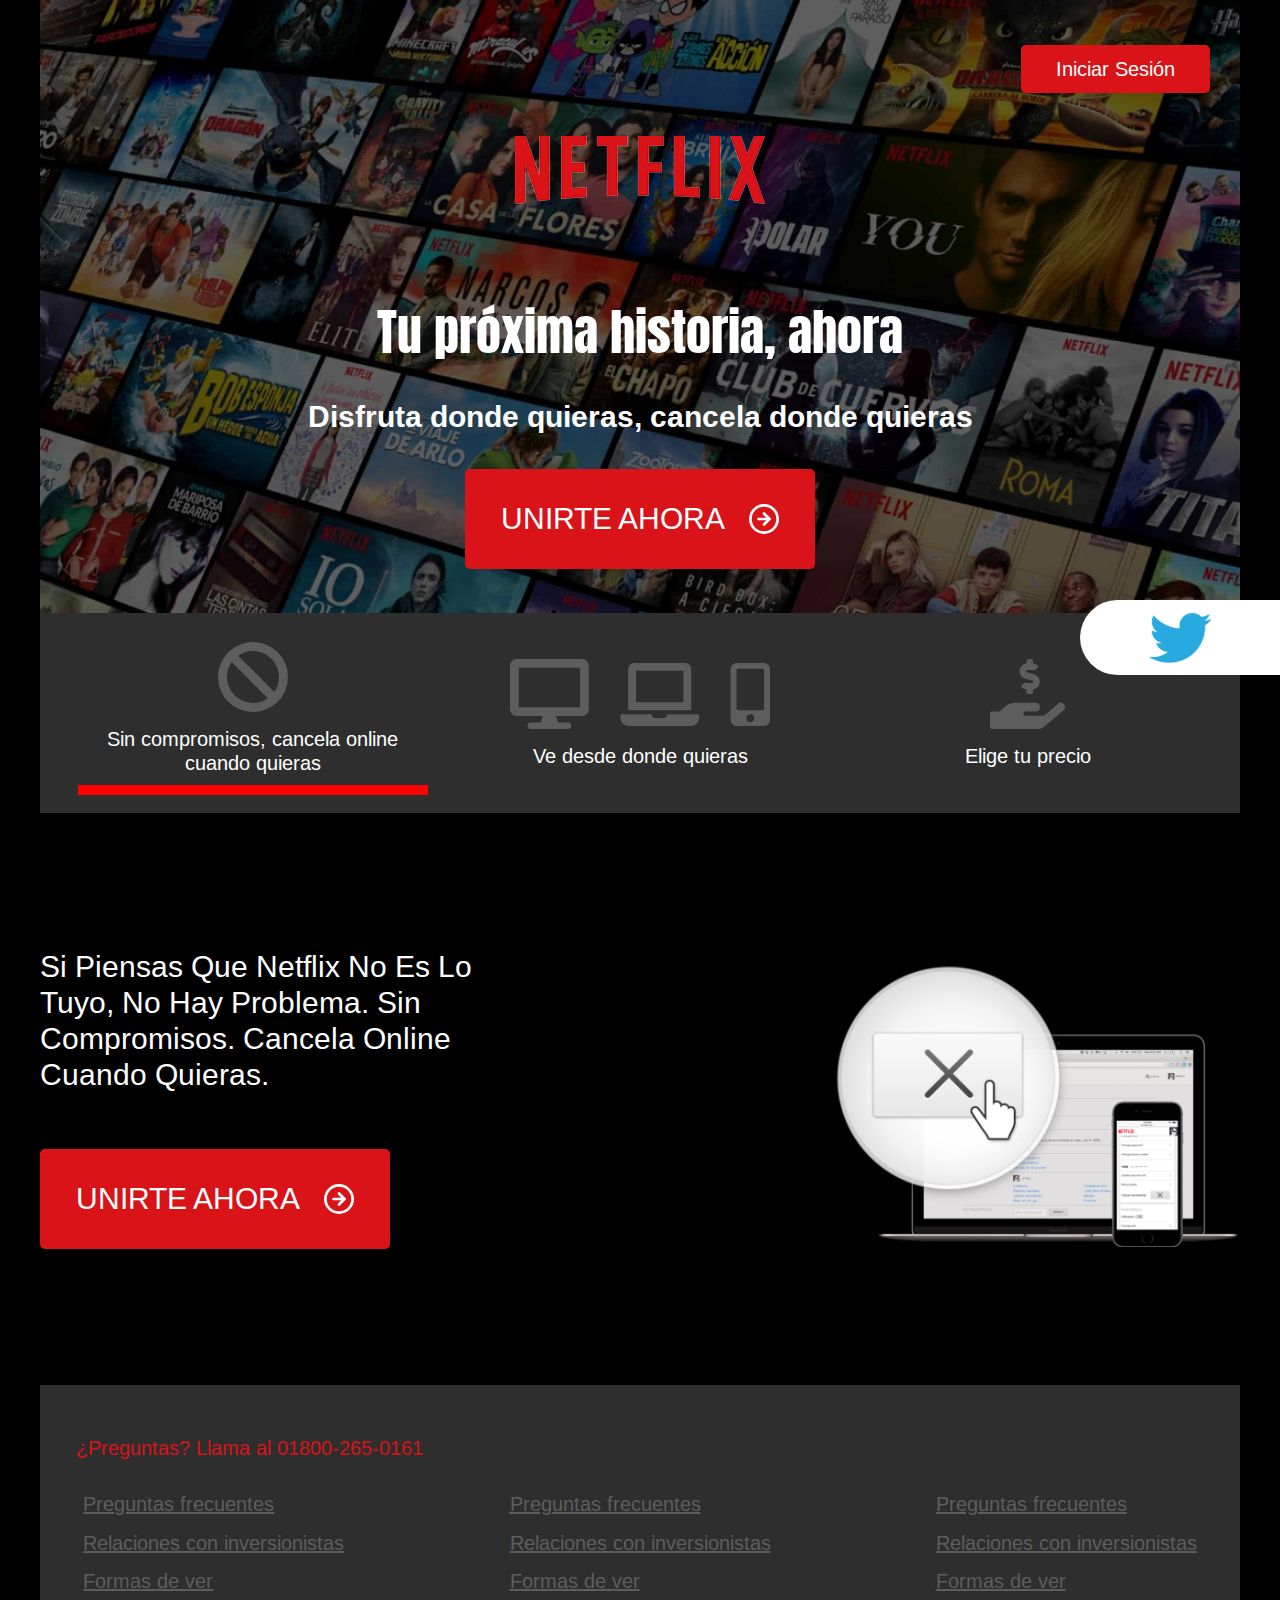
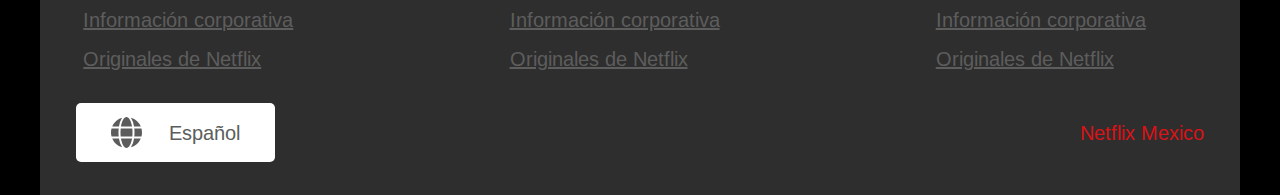
<file: index.html>
<!DOCTYPE html>
<html lang="es">
<head>
    <meta charset="UTF-8">
    <meta http-equiv="X-UA-Compatible" content="IE=edge">
    <meta name="viewport" content="width=device-width, initial-scale=1.0">
    <title>Netflix</title>
    <link rel="stylesheet" href="css/style.css">
    <link rel="shortcut icon" href="https://assets.nflxext.com/us/ffe/siteui/common/icons/nficon2016.ico">
    <link rel="preconnect" href="https://fonts.googleapis.com">
    <link rel="preconnect" href="https://fonts.gstatic.com" crossorigin>
    <link href="https://fonts.googleapis.com/css2?family=Anton&family=Arimo:wght@400;700&display=swap" rel="stylesheet">
    <meta name="description" content="Página de Inicio de Netflix">
</head>
<body>
    <header>
        <div class="contenedor_btn_login">
            <a href="#" class="login">Iniciar Sesión</a>
        </div>
        <figure>
            <img src="/images/logo_netflix.svg" alt="Logo de Netflix">
        </figure>
        <div class="contenedor_info_cab">
            <h2>Tu próxima historia, ahora</h2>
            <h3>Disfruta donde quieras, cancela donde quieras</h3>
        </div>
        <br>
        <a href="#" class="unirte">
            <span>UNIRTE AHORA</span>
            <img class="flecha" src="/images/icon-arrow.svg" alt="Icono de la Flecha">
        </a>
    </header>

    <a href="https://twitter.com/NetflixLAT" id="twitter" target="_blank">
    <img src="/images/logo_twitter.svg" alt="Logo de twitter">
    </a>

    <nav class="navbar ancho">
        <ul>
            <li>
                <a href="#" id="select">
                     <img src="images/icon-sin-compro.svg" alt="Sin compromiso, cancela cuando quieras">
                     <p>Sin compromisos, cancela online cuando quieras</p>
                </a>
            </li>
            <li>
                <a href="Dispositivos.html">
                     <img src="images/icon-ve-desde.svg" alt="Ve desde donde quieras">
                     <p>Ve desde donde quieras</p>
                </a>
            </li>
            <li>
                <a href="Precios.html">
                     <img src="images/icon-elige-precio.svg" alt="Elige tu precio">
                     <p>Elige tu precio</p>
                </a>
            </li>
         </ul>
    </nav>

    <section class="cancelacion ancho">
        <div class="cancel">
            <p>
                Si Piensas Que Netflix No Es Lo
                Tuyo, No Hay Problema. Sin
                Compromisos. Cancela Online
                Cuando Quieras.
            </p>
            <a href="#" class="unirte-left">
                <span>UNIRTE AHORA</span>
                <img class="flecha" src="images/icon-arrow.svg" alt="Flecha">
            </a>
        </div>
        <div>
            <figure>
                <img src="/images/Inicio/img-inicio.png" alt="Imagen Cancelación">
            </figure>
        </div>
    </section>

    <footer class="ancho">
        <p>
            ¿Preguntas? Llama al 01800-265-0161
        </p>
        <div class="preguntas">
            <div>
                <u>Preguntas frecuentes</u>
                <u>Relaciones con inversionistas</u>
                <u>Formas de ver</u>
                <u>Información corporativa</u>
                <u>Originales de Netflix</u>
            </div>
            <div>
                <u>Preguntas frecuentes</u>
                <u>Relaciones con inversionistas</u>
                <u>Formas de ver</u>
                <u>Información corporativa</u>
                <u>Originales de Netflix</u>
            </div>
            <div>
                <u>Preguntas frecuentes</u>
                <u>Relaciones con inversionistas</u>
                <u>Formas de ver</u>
                <u>Información corporativa</u>
                <u>Originales de Netflix</u>
            </div>
        </div>
        <div class="contenedor_btn_español">
            <a href="#" class="español">
                <img src="images/icon-mundo.svg" alt="icono mundo">
                <span>Español</span>
            </a>
            <span class="Netflix">
                Netflix Mexico
            </span>
        </div>
    </footer>
</body>
</html>
</file>
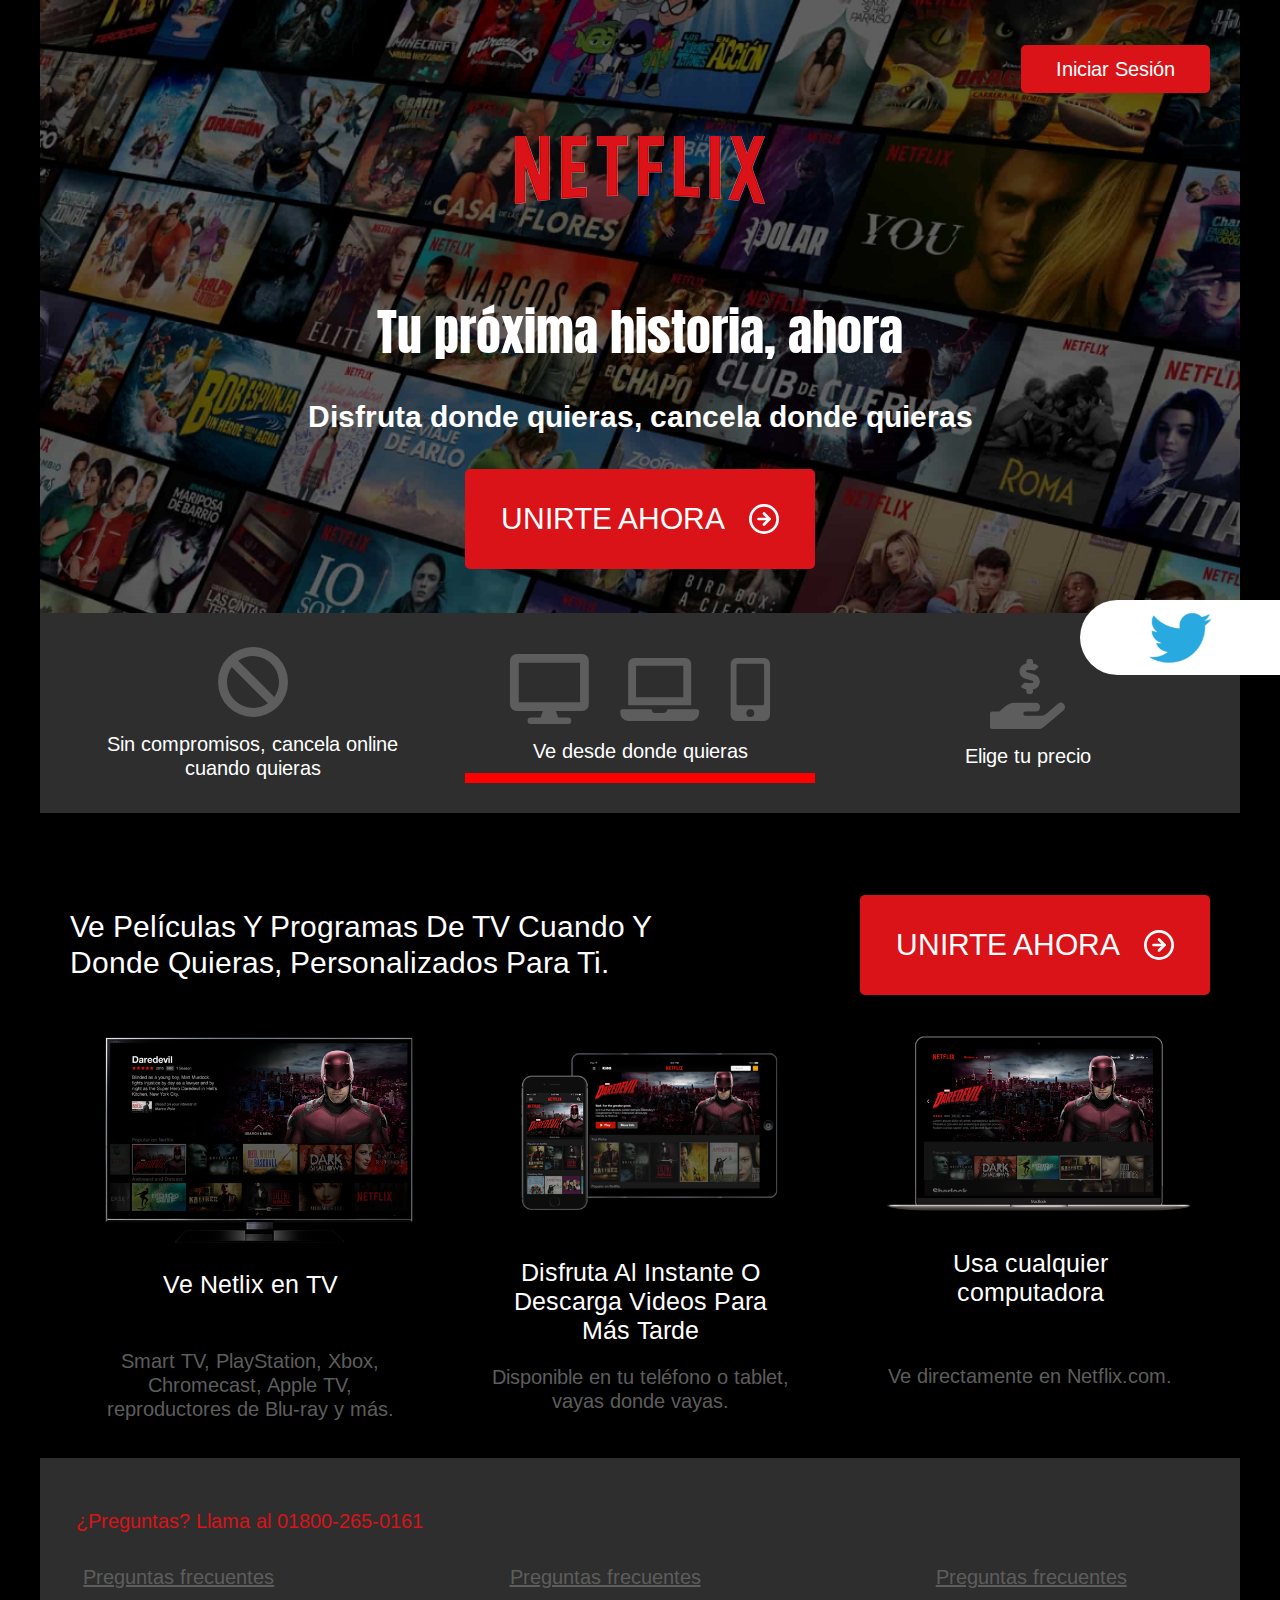
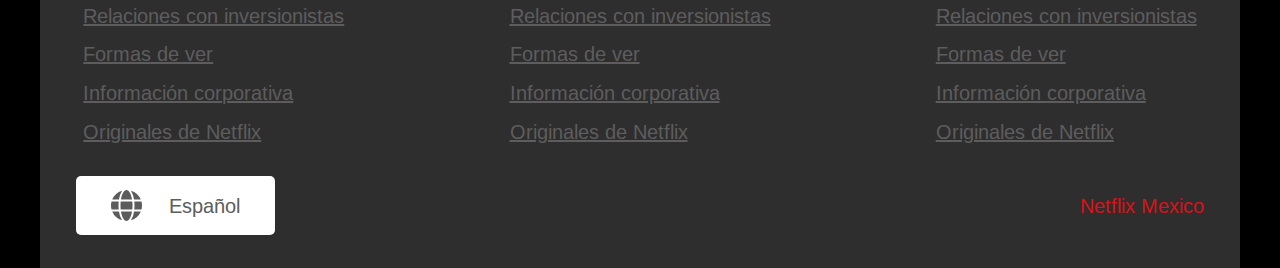
<file: Dispositivos.html>
<!DOCTYPE html>
<html lang="es">
<head>
    <meta charset="UTF-8">
    <meta http-equiv="X-UA-Compatible" content="IE=edge">
    <meta name="viewport" content="width=device-width, initial-scale=1.0">
    <title>Netflix</title>
    <link rel="stylesheet" href="css/style.css">
    <link rel="shortcut icon" href="https://assets.nflxext.com/us/ffe/siteui/common/icons/nficon2016.ico">
    <link rel="preconnect" href="https://fonts.googleapis.com">
    <link rel="preconnect" href="https://fonts.gstatic.com" crossorigin>
    <link href="https://fonts.googleapis.com/css2?family=Anton&family=Arimo:wght@400;700&display=swap" rel="stylesheet">
    <meta name="description" content="Página de Inicio de Netflix">
</head>
<body>
    <header>
        <div class="contenedor_btn_login">
            <a href="#" class="login">Iniciar Sesión</a>
        </div>
        <figure>
            <img src="/images/logo_netflix.svg" alt="Logo de Netflix">
        </figure>
        <div class="contenedor_info_cab">
            <h2>Tu próxima historia, ahora</h2>
            <h3>Disfruta donde quieras, cancela donde quieras</h3>
        </div>
        <br>
        <a href="#" class="unirte">
            <span>UNIRTE AHORA</span>
            <img class="flecha" src="/images/icon-arrow.svg" alt="Icono de la Flecha">
        </a>
    </header>

    <a href="https://twitter.com/NetflixLAT" id="twitter" target="_blank">
    <img src="/images/logo_twitter.svg" alt="Logo de twitter">
    </a>

    <nav class="navbar ancho">
        <ul>
            <li>
                <a href="index.html">
                     <img src="images/icon-sin-compro.svg" alt="Sin compromiso, cancela cuando quieras">
                     <p>Sin compromisos, cancela online cuando quieras</p>
                </a>
            </li>
            <li>
                <a href="#" id="select">
                     <img src="images/icon-ve-desde.svg" alt="Ve desde donde quieras">
                     <p>Ve desde donde quieras</p>
                </a>
            </li>
            <li>
                <a href="Precios.html">
                     <img src="images/icon-elige-precio.svg" alt="Elige tu precio">
                     <p>Elige tu precio</p>
                </a>
            </li>
         </ul>
    </nav>

    <section class="dispositivos ancho">
        <div class="letras-disp">
            <h2>
                Ve Películas Y Programas De TV Cuando Y
                Donde Quieras, Personalizados Para Ti.
            </h2>
            <a href="#" class="unirte-left">
                <span>UNIRTE AHORA</span>
                <img class="flecha" src="images/icon-arrow.svg" alt="">
            </a>
        </div>
        
        <div class="disp">
            <div class="TV">
                <img src="/images/Dispositivos/img-ve-netflix.png" alt="Ve Netflix">
                <h3>Ve Netlix en TV</h2>
                <p>Smart TV, PlayStation, Xbox, Chromecast, Apple TV, reproductores de Blu-ray y más.</p>
            </div>
            <div class="Celular">
                <img src="/images/Dispositivos/img-disfruta.png" alt="Disfruta en tu celular">
                <h3>Disfruta Al Instante O Descarga Videos Para Más Tarde</h3>
                <p>Disponible en tu teléfono o tablet, vayas donde vayas.</p>
            </div>
            <div class="Laptop">
                <img src="/images/Dispositivos/img-usa-cualquier.png" alt="Disfruta en tu lap">
                <h3>Usa cualquier computadora</h3>
                <p>Ve directamente en Netflix.com.</p>
            </div>
        </div>
    </section>

    <footer class="ancho">
        <p>
            ¿Preguntas? Llama al 01800-265-0161
        </p>
        <div class="preguntas">
            <div>
                <u>Preguntas frecuentes</u>
                <u>Relaciones con inversionistas</u>
                <u>Formas de ver</u>
                <u>Información corporativa</u>
                <u>Originales de Netflix</u>
            </div>
            <div>
                <u>Preguntas frecuentes</u>
                <u>Relaciones con inversionistas</u>
                <u>Formas de ver</u>
                <u>Información corporativa</u>
                <u>Originales de Netflix</u>
            </div>
            <div>
                <u>Preguntas frecuentes</u>
                <u>Relaciones con inversionistas</u>
                <u>Formas de ver</u>
                <u>Información corporativa</u>
                <u>Originales de Netflix</u>
            </div>
        </div>
        <div class="contenedor_btn_español">
            <a href="#" class="español">
                <img src="images/icon-mundo.svg" alt="icono mundo">
                <span>Español</span>
            </a>
            <span class="Netflix">
                Netflix Mexico
            </span>
        </div>
    </footer>
</body>
</html>
</file>
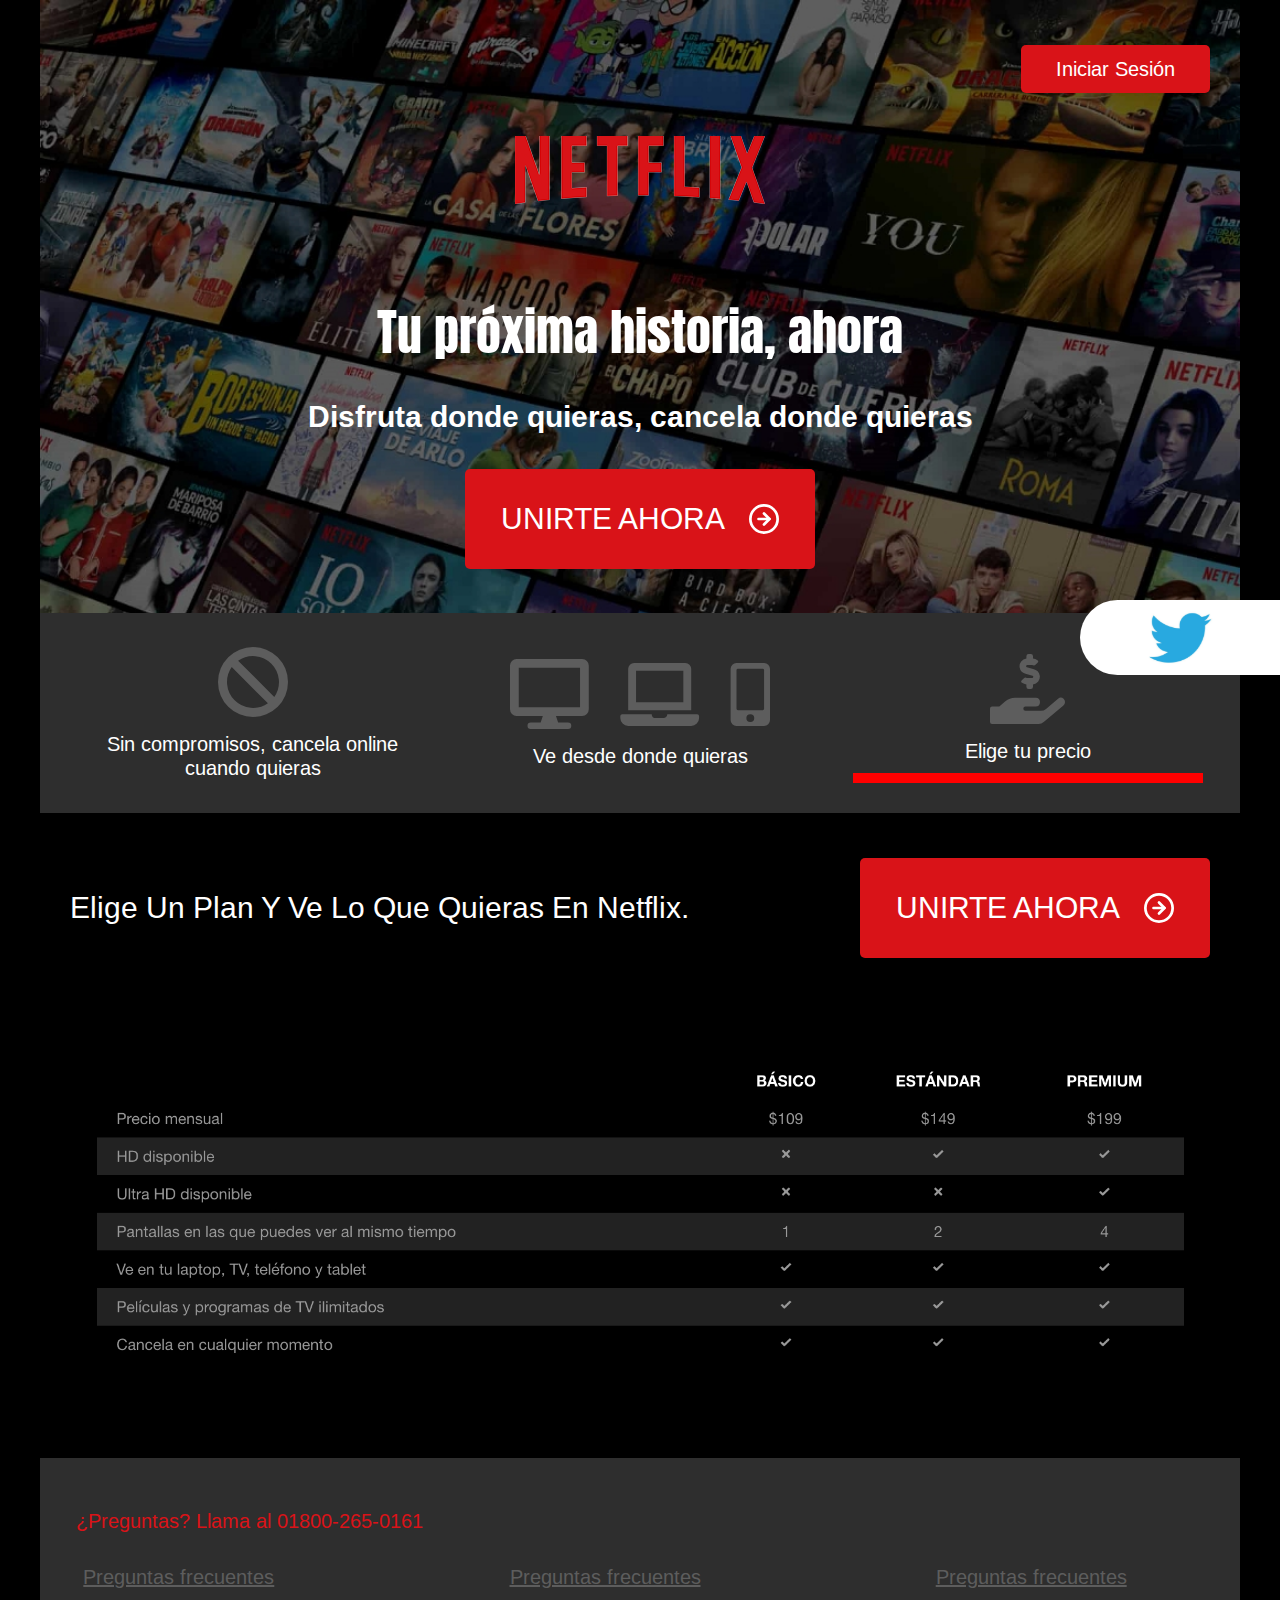
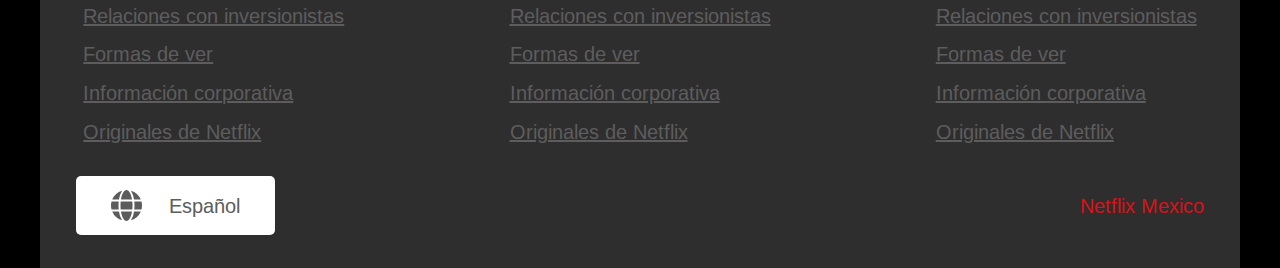
<file: Precios.html>
<!DOCTYPE html>
<html lang="es">
<head>
    <meta charset="UTF-8">
    <meta http-equiv="X-UA-Compatible" content="IE=edge">
    <meta name="viewport" content="width=device-width, initial-scale=1.0">
    <title>Netflix</title>
    <link rel="stylesheet" href="css/style.css">
    <link rel="shortcut icon" href="https://assets.nflxext.com/us/ffe/siteui/common/icons/nficon2016.ico">
    <link rel="preconnect" href="https://fonts.googleapis.com">
    <link rel="preconnect" href="https://fonts.gstatic.com" crossorigin>
    <link href="https://fonts.googleapis.com/css2?family=Anton&family=Arimo:wght@400;700&display=swap" rel="stylesheet">
    <meta name="description" content="Página de Inicio de Netflix">
</head>
<body>
    <header>
        <div class="contenedor_btn_login">
            <a href="#" class="login">Iniciar Sesión</a>
        </div>
        <figure>
            <img src="/images/logo_netflix.svg" alt="Logo de Netflix">
        </figure>
        <div class="contenedor_info_cab">
            <h2>Tu próxima historia, ahora</h2>
            <h3>Disfruta donde quieras, cancela donde quieras</h3>
        </div>
        <br>
        <a href="#" class="unirte">
            <span>UNIRTE AHORA</span>
            <img class="flecha" src="/images/icon-arrow.svg" alt="Icono de la Flecha">
        </a>
    </header>

    <a href="https://twitter.com/NetflixLAT" id="twitter" target="_blank">
    <img src="/images/logo_twitter.svg" alt="Logo de twitter">
    </a>

    <nav class="navbar ancho">
        <ul>
            <li>
                <a href="index.html">
                     <img src="images/icon-sin-compro.svg" alt="Sin compromiso, cancela cuando quieras">
                     <p>Sin compromisos, cancela online cuando quieras</p>
                </a>
            </li>
            <li>
                <a href="Dispositivos.html">
                     <img src="images/icon-ve-desde.svg" alt="Ve desde donde quieras">
                     <p>Ve desde donde quieras</p>
                </a>
            </li>
            <li>
                <a href="#" id="select">
                     <img src="images/icon-elige-precio.svg" alt="Elige tu precio">
                     <p>Elige tu precio</p>
                </a>
            </li>
         </ul>
    </nav>

    <section class="precios ancho">
        <div class="tabla">
            <h2>
                Elige Un Plan Y Ve Lo Que Quieras En Netflix.
            </h2>
            <a href="#" class="unirte-left">
                <span>UNIRTE AHORA</span>
                <img class="flecha" src="images/icon-arrow.svg" alt="">
            </a>
        </div>
        <figure>
            <img src="images/Precios/img-tabla.png" alt="Tabla de precios">
        </figure>
    </section>

    <footer class="ancho">
        <p>
            ¿Preguntas? Llama al 01800-265-0161
        </p>
        <div class="preguntas">
            <div>
                <u>Preguntas frecuentes</u>
                <u>Relaciones con inversionistas</u>
                <u>Formas de ver</u>
                <u>Información corporativa</u>
                <u>Originales de Netflix</u>
            </div>
            <div>
                <u>Preguntas frecuentes</u>
                <u>Relaciones con inversionistas</u>
                <u>Formas de ver</u>
                <u>Información corporativa</u>
                <u>Originales de Netflix</u>
            </div>
            <div>
                <u>Preguntas frecuentes</u>
                <u>Relaciones con inversionistas</u>
                <u>Formas de ver</u>
                <u>Información corporativa</u>
                <u>Originales de Netflix</u>
            </div>
        </div>
        <div class="contenedor_btn_español">
            <a href="#" class="español">
                <img src="images/icon-mundo.svg" alt="icono mundo">
                <span>Español</span>
            </a>
            <span class="Netflix">
                Netflix Mexico
            </span>
        </div>
    </footer>

</body>
</html>
</file>
<file: css/style.css>
* {
    margin: 0;
    padding: 0;
    box-sizing: border-box;
}

header {
    height: 613px;
    max-width: 1200px;
    color: white;
    background-image: url(../images/Fondo-Netflix.jpg);
    background-repeat: no-repeat;
    background-size: cover;
    padding: 30px;
    margin: auto;
    align-content: center;
    text-align: center;
}

body {
    background-color: black;
    font-family: 'Arimo', sans-serif;
    font-size: 16px;
}

.contenedor_btn_login{
    text-align: right;
}

.login {
    background-color: #d91318;
    color: white;
    text-decoration: none;
    border-radius: 5px;
    padding: 12px 35px;
    display: inline-block;
    font-family: 'Arimo', sans-serif;
    font-size: 20px;
}

.login:hover {
    background-color: #a7141b;
    color: white;
    text-decoration: none;
    border-radius: 5px;
    padding: 12px 35px;
    display: inline-block;
    font-family: 'Arimo', sans-serif;
    font-size: 20px;
}

header figure {
    width: 250px;
    margin: auto;
    margin-top: 43px;
}

header figure img {
    width: 100%;
}

.contenedor_info_cab{
    margin-top: 71px;
}

.contenedor_info_cab h2{
    padding: 15px;
    font-size: 50px;
    font-family: 'Anton', sans-serif;
    font-weight: normal;
}

.contenedor_info_cab h3 {
    padding: 15px;
    font-size: 30px;
    font-family: 'Arimo', sans-serif;
}

.flecha {
    width: 30px;
    margin-left: 23.5px;
}

.unirte {
    background-color: #d91318;
    color: white;
    border-radius: 5px;
    width: 350px;
    height: 100px;
    text-decoration: none;
    padding: 15px;
    font-size: 30px;
    font-family: 'Arimo', sans-serif;
    display: inline-block;
    display: flex;
    align-items: center;
    justify-content: center;
    margin: auto;
}

.unirte:hover {
    background-color: #a7141b;
    color: white;
    border-radius: 5px;
    width: 350px;
    height: 100px;
    text-decoration: none;
    padding: 15px;
    font-size: 30px;
    font-family: 'Arimo', sans-serif;
    display: inline-block;
    display: flex;
    align-items: center;
    justify-content: center;
    margin: auto;
}

#twitter{
    position: fixed;
    width: 200px;
    height: 75px;
    top: 600px;
    right: 0px;
    background-color: white;
    border-radius: 40px 0 0 40px;
    display: flex;
    justify-content: center;
    align-items: center;
}

.ancho{
    max-width: 1200px;
    margin: auto;
}

.navbar {
    background-color: #2E2E2E;
}

.navbar ul{
    height: 200px;
    list-style: none;
    display: flex;
    justify-content: space-evenly;
    align-items: center;
}

.navbar ul li a {
    width: 350px;
    display: inline-block;
    text-align: center;
    text-decoration: none;
    color: white;
    font-family: Arimo;
    font-size: 20px;
    padding: 10px 10px;
}

.navbar ul li a img {
    height: 70px;
    margin-bottom: 10px;
}

#select{
    border-bottom: 10px red solid;
}

.cancelacion{
    padding: 136px 0;
    display: flex;
    justify-content: space-between;
}

.cancelacion div{
    max-width: 439px;
    height: 300px;
    color: white;
    font-size: 30px;
}

.cancelacion a {
    margin: left;
}

.unirte-left{
    background-color: #d91318;
    color: white;
    border-radius: 5px;
    width: 350px;
    height: 100px;
    text-decoration: none;
    padding: 15px;
    font-size: 30px;
    font-family: 'Arimo', sans-serif;
    display: inline-block;
    display: flex;
    align-items: center;
    justify-content: center;
}

.unirte-left:hover{
    background-color: #a7141b;
    color: white;
    border-radius: 5px;
    width: 350px;
    height: 100px;
    text-decoration: none;
    padding: 15px;
    font-size: 30px;
    font-family: 'Arimo', sans-serif;
    display: inline-block;
    display: flex;
    align-items: center;
    justify-content: center;
}

.cancel {
    display: flex;
    flex-direction: column;
    justify-content: space-between;
}

footer{
    background-color: #2E2E2E;
    height: 410px;
    display: flex;
    flex-direction: column;
    justify-content: space-around;
}

footer p{
    color: #d91318;
    margin-left: 36px;
    font-size: 20px;
    margin-top: 38px;
}

.preguntas{
    display: flex;
    justify-content: space-between;
    margin-left: 36px;
    margin-right: 36px;
}

.preguntas u{
    color: #5D5D5D;
    padding: 7.3px;
    font-size: 20px;
}

.preguntas div{
    display: flex;
    flex-direction: column;
    font-size: 20px;
}

.contenedor_btn_español{
    display: flex;
    justify-content: space-between;
    align-items: center;
    margin: 0 0 20px 36px;
}

.español{
    text-decoration: none;
    background-color: white;
    font-size: 20px;
    color: #5D5D5D;
    display: flex;
    align-items: center;
    border-radius: 5px;
    padding: 14px 35px;
}

.español:hover {
    background-color: #d91318;
    font-size: 20px;
    color: #5D5D5D;
    display: flex;
    align-items: center;
    border-radius: 5px;
    padding: 14px 35px;
}

.español span{
    margin-left: 26.7px;
}

.Netflix {
    color: #d91318;
    font-size: 20px;
    margin-right: 36px;
}

/* Precios */

.precios {
    height: 600px;
    display: flex;
    flex-direction: column;
    justify-content: space-between;
    margin-top: 45px;
}

.precios h2{
    font-size: 30px;
    font-weight: normal;
}


.tabla{
    color: white;
    display: flex;
    justify-content: space-between;
    align-items: center;
}

.precios figure{
    margin: 0 0 64px 0;
}

.precios div {
    padding: 0 30px;
}

/* Dispositivos */

.dispositivos {
    height: 600px;
    display: flex;
    flex-direction: column;
    justify-content: space-evenly;
    margin-top: 45px;
}

.dispositivos h2{
    font-size: 30px;
    font-weight: normal;
    width: 590px;
}

.dispositivos div {
    padding: 0 30px;
}

.disp{
    display: flex;
    justify-content: space-between;
}

.TV{
    width: 360px;
    text-align: center;
}

.TV h3{
    color: white;
    font-size: 25px;
    font-family: Arimo;
    margin: 15.8px 0 50px 0;
    font-weight: normal;
}

.TV p{
    color: #5d5d5d;
    font-size: 20px;
    font-family: Arimo;
}

.Celular{
    width: 360px;
    text-align: center;
}

.Celular h3{
    color: white;
    font-size: 25px;
    font-family: Arimo;
    margin: 15.8px 0 20px 0;
    font-weight: normal;
}

.Celular p{
    color: #5d5d5d;
    font-size: 20px;
    font-family: Arimo;
}

.Laptop{
    width: 360px;
    text-align: center;
}

.Laptop h3{
    color: white;
    font-size: 25px;
    font-family: Arimo;
    margin: 15.8px 0 20px 0;
    font-weight: normal;
}

.Laptop p{
    color: #5d5d5d;
    font-size: 20px;
    font-family: Arimo;
    padding-top: 37px;
}

.letras-disp{
    color: white;
    display: flex;
    justify-content: space-between;
    align-items: center;
}
</file>
